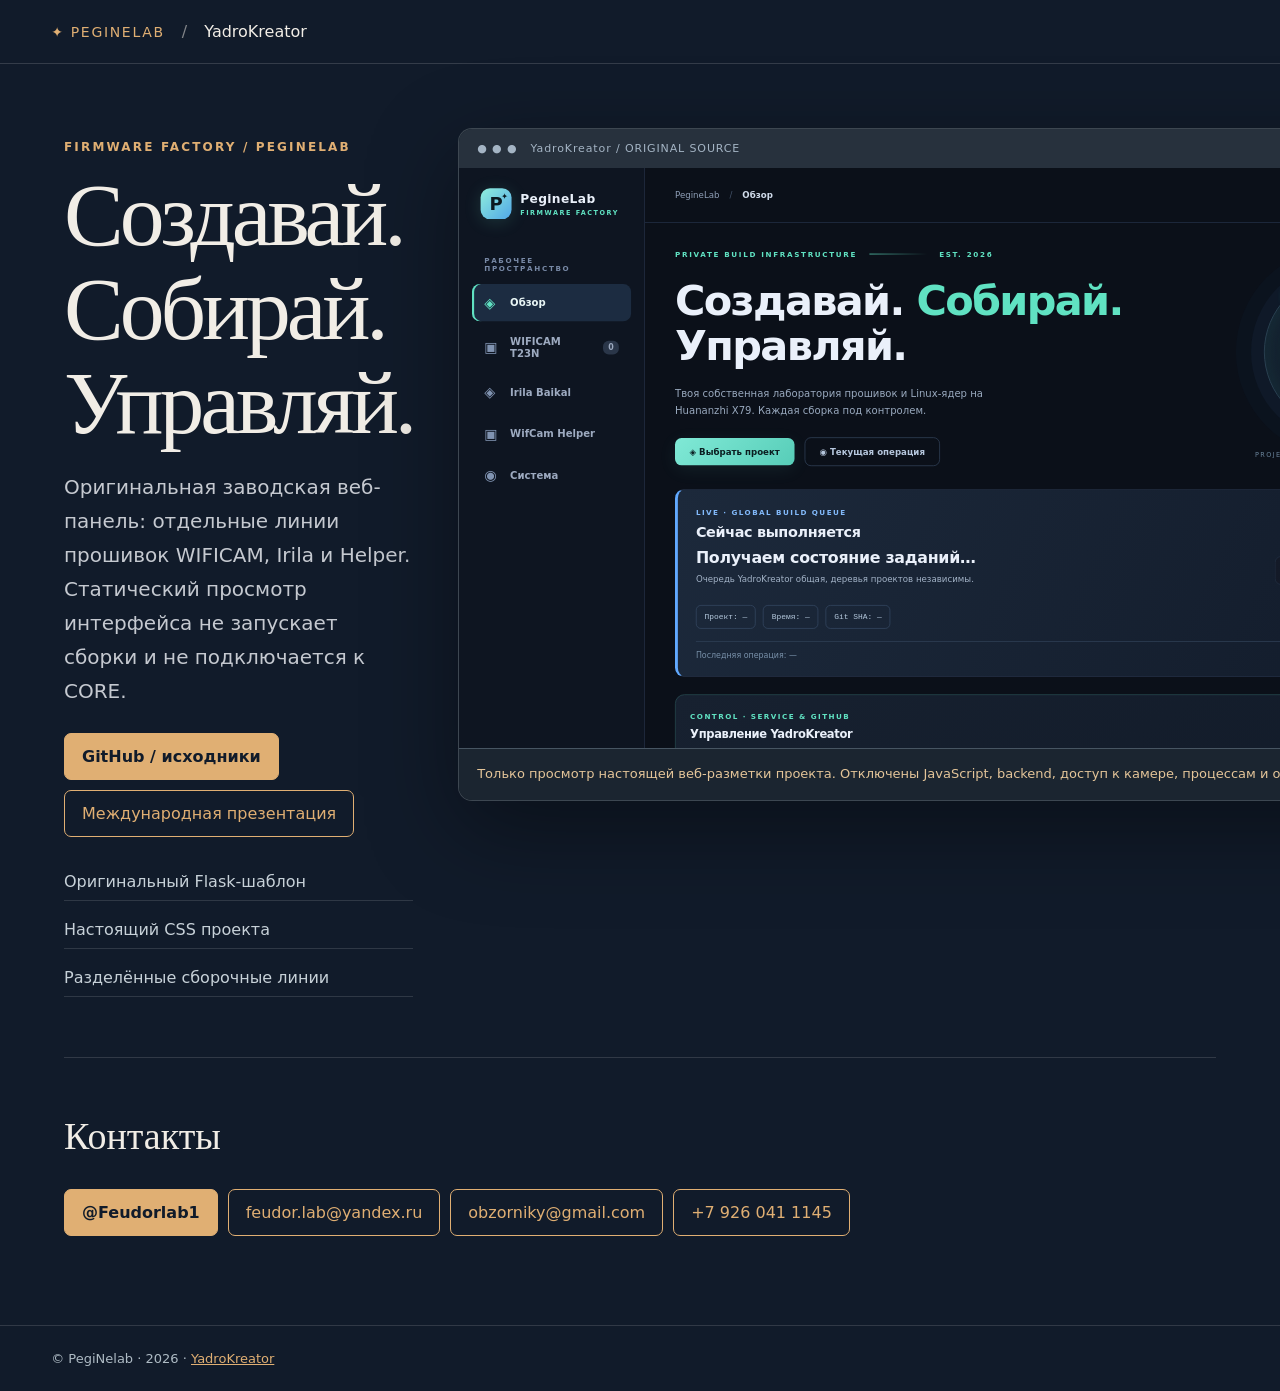
<file: docs/index.html>
<!doctype html><html lang="ru"><head><meta charset="utf-8"><meta name="viewport" content="width=device-width,initial-scale=1"><title>YadroKreator — PegiNelab · оригинальный интерфейс</title><meta name="description" content="Оригинальная заводская веб-панель: отдельные линии прошивок WIFICAM, Irila и Helper. Статический просмотр интерфейса не запускает сборки и не подключается к CORE."><meta name="robots" content="index,follow,max-image-preview:large"><link rel="canonical" href="https://musikfed.github.io/YadroKreator/"><style>
:root{font-family:system-ui,-apple-system,Segoe UI,sans-serif;background:#111b2a;color:#f1ede6;--a:#e0af73}*{box-sizing:border-box}body{margin:0}header{padding:22px clamp(18px,4vw,65px);border-bottom:1px solid #ffffff25}header a{color:var(--a);text-decoration:none;letter-spacing:.12em;font-size:14px}main{max-width:1380px;margin:auto;padding:clamp(22px,5vw,78px)}.mono{letter-spacing:.18em;color:var(--a);font-size:12px;text-transform:uppercase;font-weight:650}h1{font:400 clamp(47px,7vw,92px)/1.05 Georgia,serif;letter-spacing:-.045em;margin:14px 0}h2{font:400 clamp(25px,3vw,38px) Georgia,serif}.lead{font-size:20px;line-height:1.7;color:#c5c9d0;max-width:800px}.cols{display:grid;grid-template-columns:.7fr 1.3fr;gap:45px;align-items:start}.window{border:1px solid #65707b88;border-radius:14px;overflow:hidden;box-shadow:0 28px 90px #0006;background:#101a23}.window .bar{padding:13px 18px;background:#27313d;color:#a4b4c4;font-size:11px;letter-spacing:.08em}.view{height:580px;overflow:hidden}.view iframe{border:0;width:1440px;height:1000px;transform:scale(.72);transform-origin:top left;pointer-events:none}.warn{padding:15px 18px;font-size:13px;background:#1b2530;color:#e4c599;border-top:1px solid #475562;line-height:1.6}.links{display:flex;gap:10px;flex-wrap:wrap;margin:25px 0}.links a{padding:13px 17px;border-radius:7px;border:1px solid var(--a);text-decoration:none;color:var(--a)}.links a:first-child{background:var(--a);color:#111b2a;font-weight:700}.facts{margin-top:26px;display:grid;gap:10px;color:#c7d1d8}.facts span{border-bottom:1px solid #ffffff20;padding:9px 0}.gallery{margin:40px 0 0}footer{padding:25px clamp(18px,4vw,65px);border-top:1px solid #ffffff22;color:#aebbc4;font-size:13px}footer a{color:var(--a)}@media(max-width:950px){.cols{grid-template-columns:1fr}.view{height:440px}.view iframe{transform:scale(.54)}}@media(max-width:600px){.view{height:290px}.view iframe{transform:scale(.34)}}
</style></head><body>
<header><a href="https://peginelab.ru/">✦ PEGINELAB</a> <span style="opacity:.5;margin:0 12px">/</span> YadroKreator</header><main>
<section class="cols"><div><p class="mono">FIRMWARE FACTORY / PEGiNELAB</p><h1>Создавай. Собирай. Управляй.</h1><p class="lead">Оригинальная заводская веб-панель: отдельные линии прошивок WIFICAM, Irila и Helper. Статический просмотр интерфейса не запускает сборки и не подключается к CORE.</p><div class="links"><a href="https://github.com/musikfed/YadroKreator">GitHub / исходники</a><a href="https://musikfed.github.io/view_my_prj/projects/YadroKreator/">Международная презентация</a></div><div class="facts"><span>Оригинальный Flask-шаблон</span><span>Настоящий CSS проекта</span><span>Разделённые сборочные линии</span></div></div><div><div class="window"><div class="bar">● ● ● &nbsp; YadroKreator / ORIGINAL SOURCE</div><div class="view"><iframe sandbox="" src="preview/index.html" loading="eager" tabindex="-1" aria-label="Снимок оригинального HTML/CSS-интерфейса без выполнения JavaScript"></iframe></div><div class="warn">Только просмотр настоящей веб-разметки проекта. Отключены JavaScript, backend, доступ к камере, процессам и оборудованию. Управляющие кнопки не работают.</div></div></div></section>

<section style="margin-top:60px;border-top:1px solid #ffffff22;padding-top:24px"><h2>Контакты</h2><div class="links"><a href="https://t.me/Feudorlab1">@Feudorlab1</a><a href="mailto:feudor.lab@yandex.ru">feudor.lab@yandex.ru</a><a href="mailto:obzorniky@gmail.com">obzorniky@gmail.com</a><a href="tel:+79260411145">+7 926 041 1145</a></div></section>
</main><footer>© PegiNelab · 2026 · <a href="https://github.com/musikfed/YadroKreator">YadroKreator</a></footer></body></html>
</file>
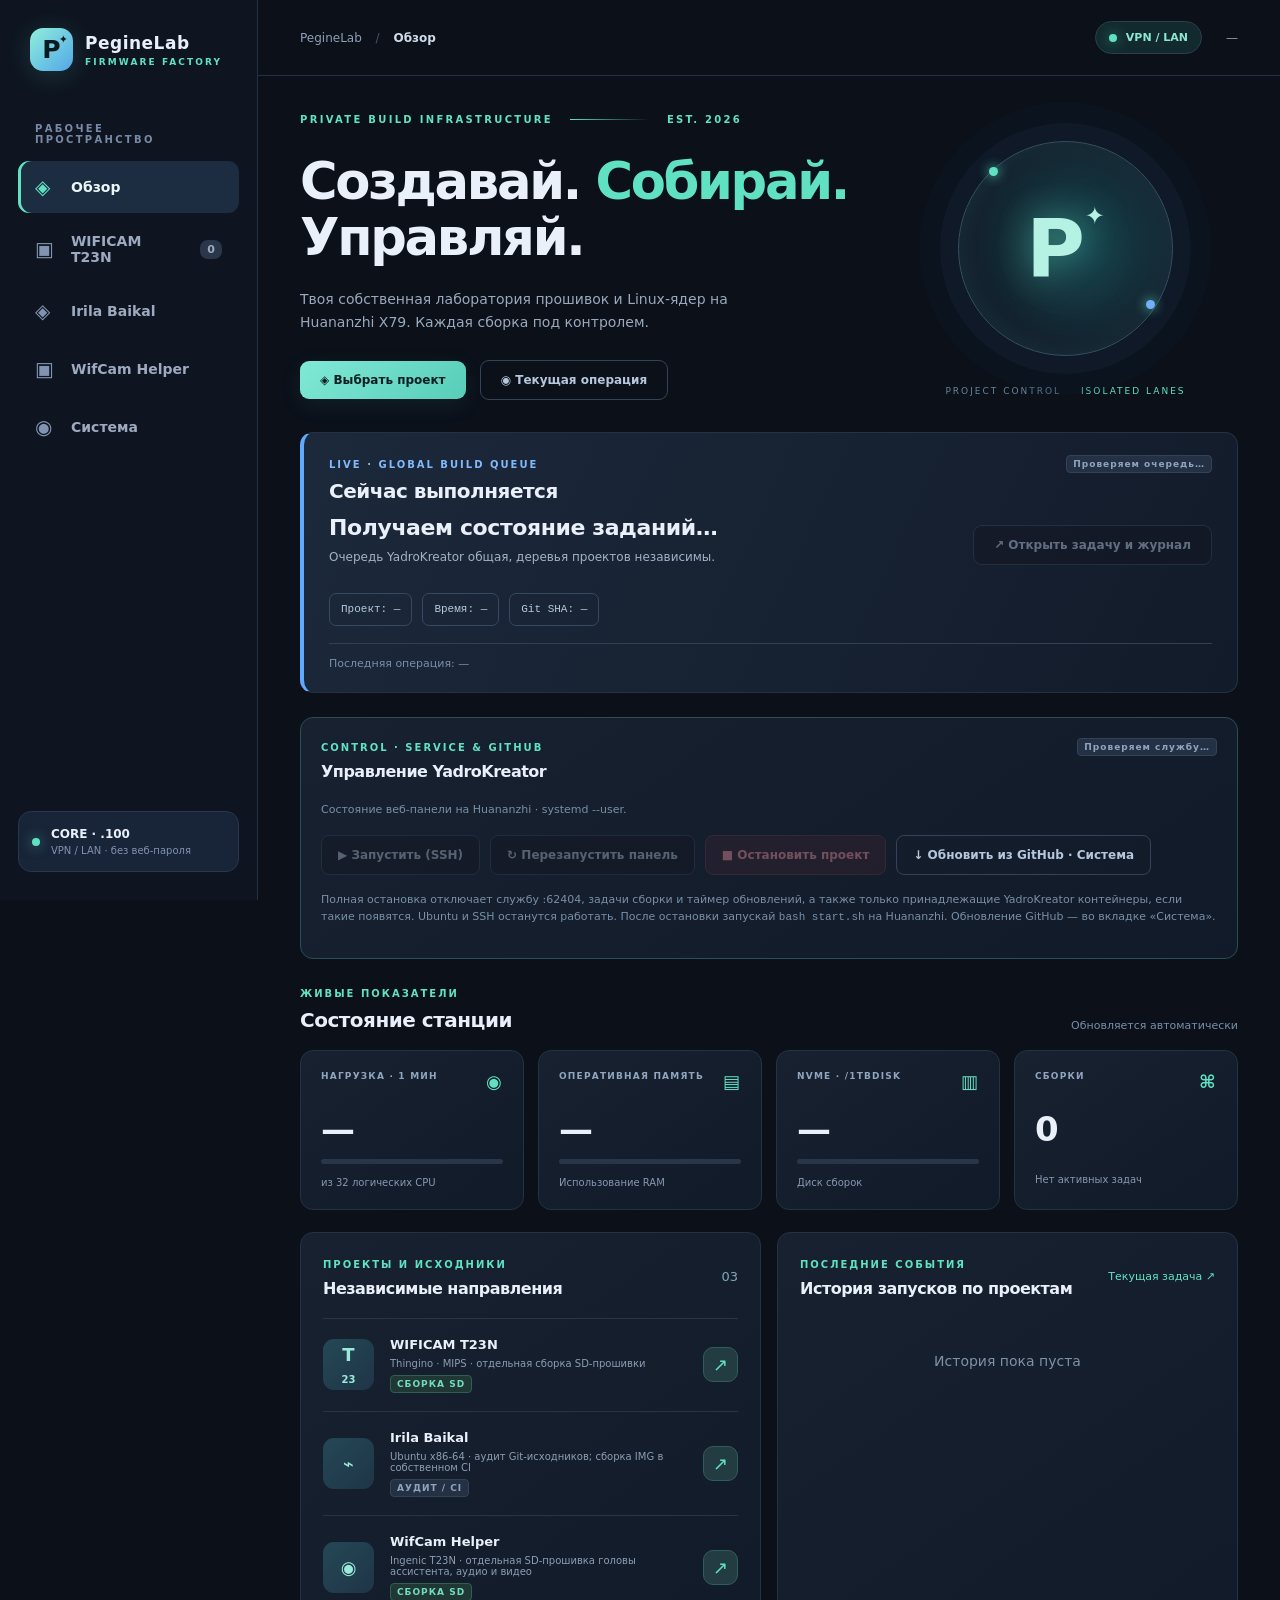
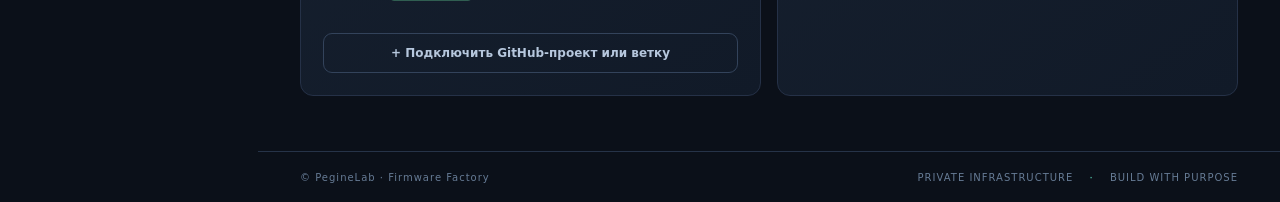
<file: docs/preview/index.html>
<!doctype html>
<html lang="ru">
<head>
<meta charset="utf-8">
<meta name="viewport" content="width=device-width, initial-scale=1">
<meta name="color-scheme" content="dark">
<title>PegineLab · Firmware Factory</title>
<link rel="stylesheet" href="app.css">

</head>
<body>
<!-- Read-only markup extracted from publicly available application frontend. Scripts removed; no backend, camera, device or API access. -->

<div class="shell">
  <aside class="sidebar">
    <div class="brand"><div class="brand-mark">P<span>✦</span></div><div><strong>PegineLab</strong><small>FIRMWARE FACTORY</small></div></div>
    <div class="sidebar-label">РАБОЧЕЕ ПРОСТРАНСТВО</div>
    <nav aria-label="Навигация">
      <a class="nav active" href="#overview" data-tab="overview"><span>◈</span> Обзор</a>
      <a class="nav" href="#builds" data-tab="builds"><span>▣</span> WIFICAM T23N <i id="navBuildCount">0</i></a>
      <a class="nav" href="#irila" data-tab="irila"><span>◈</span> Irila Baikal</a>
      <a class="nav" href="#helper" data-tab="helper"><span>▣</span> WifCam Helper</a>
      <div id="registeredProjectNav" class="registered-project-nav" aria-label="Подключённые проекты сборки"></div>
      <a class="nav" href="#system" data-tab="system"><span>◉</span> Система <i id="updateNotice" hidden>!</i></a>
    </nav>
    <div class="sidebar-bottom">
      <div class="core-badge"><span class="led"></span><div><strong>CORE · .100</strong><small>VPN / LAN · без веб-пароля</small></div></div>
    </div>
  </aside>
  <main class="main">
    <header class="topbar">
      <div class="bread">PegineLab <span>/</span> <strong id="pageName">Обзор</strong></div>
      <div class="top-actions"><span class="chip"><span class="led"></span><span id="connection">VPN / LAN</span></span><span class="top-time" id="clock">—</span></div>
    </header>
    <div class="content">
      <section data-panel="overview" class="panel">
        <div class="eyebrow">PRIVATE BUILD INFRASTRUCTURE <span class="line"></span> EST. 2026</div>
        <div class="hero"><div><h1>Создавай. <em>Собирай.</em><br>Управляй.</h1><p>Твоя собственная лаборатория прошивок и Linux-ядер на Huananzhi X79. Каждая сборка под контролем.</p>
          <div class="hero-actions"><a class="primary" href="#buildLines">◈ Выбрать проект</a><a class="secondary" href="#activity">◉ Текущая операция</a></div>
        </div><div class="hero-art"><div class="orb"><div class="orb-inner">P<span>✦</span></div></div><div class="art-caption">PROJECT CONTROL <span>ISOLATED LANES</span></div></div></div>
        <section class="surface active-job-panel" id="activity" aria-label="Текущая задача PegineLab" aria-live="polite">
          <div class="surface-head"><div><small>LIVE · GLOBAL BUILD QUEUE</small><h3>Сейчас выполняется</h3></div><span id="activeJobState" class="tag neutral">Проверяем очередь…</span></div>
          <div class="active-job-body">
            <div><strong id="activeJobName">Получаем состояние заданий…</strong><p id="activeJobDescription" class="muted">Очередь YadroKreator общая, деревья проектов независимы.</p></div>
            <button id="activeJobOpen" class="secondary" type="button" disabled>↗ Открыть задачу и журнал</button>
          </div>
          <div class="active-job-facts"><span id="activeJobBranch">Проект: —</span><span id="activeJobRuntime">Время: —</span><span id="activeJobSource">Git SHA: —</span></div>
          <p id="lastJobSummary" class="muted">Последняя операция: —</p>
        </section>
        <div class="surface panel-lifecycle">
          <div class="surface-head">
            <div><small>CONTROL · SERVICE &amp; GITHUB</small><h3>Управление YadroKreator</h3></div>
            <span id="panelServiceStatus" class="tag neutral" aria-live="polite">Проверяем службу…</span>
          </div>
          <p id="panelServiceMessage" class="muted">Состояние веб-панели на Huananzhi · systemd --user.</p>
          <div class="update-actions lifecycle-actions">
            <button id="panelStart" class="secondary" type="button" disabled title="После выключения запуск через терминал Huananzhi">▶ Запустить (SSH)</button>
            <button id="panelRestart" class="secondary" type="button" disabled>↻ Перезапустить панель</button>
            <button id="panelStop" class="danger" type="button" disabled>■ Остановить проект</button>
            <a class="secondary" href="#system">↓ Обновить из GitHub · Система</a>
          </div>
          <p class="muted">Полная остановка отключает службу :62404, задачи сборки и таймер обновлений, а также только принадлежащие YadroKreator контейнеры, если такие появятся. Ubuntu и SSH останутся работать. После остановки запускай <code>bash start.sh</code> на Huananzhi. Обновление GitHub — во вкладке «Система».</p>
        </div>
        <div class="section-heading"><div><small>ЖИВЫЕ ПОКАЗАТЕЛИ</small><h2>Состояние станции</h2></div><span class="muted">Обновляется автоматически</span></div>
        <div class="metrics">
          <div class="metric"><div class="metric-top"><span>НАГРУЗКА · 1 МИН</span><b>◉</b></div><div class="metric-value" id="load">—</div><div class="meter"><div id="loadBar"></div></div><small id="loadInfo">из 32 логических CPU</small></div>
          <div class="metric"><div class="metric-top"><span>ОПЕРАТИВНАЯ ПАМЯТЬ</span><b>▤</b></div><div class="metric-value" id="memory">—</div><div class="meter"><div id="memBar"></div></div><small id="memInfo">Использование RAM</small></div>
          <div class="metric"><div class="metric-top"><span>NVME · /1TBDISK</span><b>▥</b></div><div class="metric-value" id="disk">—</div><div class="meter"><div id="diskBar"></div></div><small id="diskInfo">Диск сборок</small></div>
          <div class="metric"><div class="metric-top"><span>СБОРКИ</span><b>⌘</b></div><div class="metric-value" id="jobsNumber">0</div><div class="metric-footer" id="currentStatus">Нет активных задач</div></div>
        </div>
        <div class="dashboard-bottom"><div class="surface" id="buildLines">
            <div class="surface-head"><div><small>ПРОЕКТЫ И ИСХОДНИКИ</small><h3>Независимые направления</h3></div><span class="count" id="projectCount">03</span></div>
            <div class="profile"><div class="profile-icon">T<span>23</span></div><div class="profile-text"><strong>WIFICAM T23N</strong><small>Thingino · MIPS · отдельная сборка SD-прошивки</small><span class="tag">СБОРКА SD</span></div><a class="round-btn" href="#builds" title="Перейти к WIFICAM">↗</a></div>
            <div class="profile"><div class="profile-icon">⌁</div><div class="profile-text"><strong>Irila Baikal</strong><small>Ubuntu x86-64 · аудит Git-исходников; сборка IMG в собственном CI</small><span class="tag neutral">АУДИТ / CI</span></div><a class="round-btn" href="#irila" title="Перейти к Irila">↗</a></div>
             <div class="profile"><div class="profile-icon">◉</div><div class="profile-text"><strong>WifCam Helper</strong><small>Ingenic T23N · отдельная SD-прошивка головы ассистента, аудио и видео</small><span class="tag">СБОРКА SD</span></div><a class="round-btn" href="#helper" title="Перейти к прошивке Helper">↗</a></div>
             <div id="registeredProjectCards"></div>
             <a class="secondary" href="#system" id="addGithubProjectLink">+ Подключить GitHub-проект или ветку</a>
          </div><div class="surface">
            <div class="surface-head"><div><small>ПОСЛЕДНИЕ СОБЫТИЯ</small><h3>История запусков по проектам</h3></div><a class="small-link" href="#activity">Текущая задача ↗</a></div>
            <div id="recentJobs" class="recent-list"><p class="empty">История пока пуста</p></div>
          </div></div>
      </section>
      <section data-panel="builds" class="panel" hidden>
        <div class="page-heading"><div><small>ЛИНИЯ 01 / WIFICAM T23N · MIPS</small><h1 id="wificamHeading">WIFICAM T23N · SD-прошивка</h1><p id="wificamDescription">Thingino/Buildroot · Ingenic T23N · результат каждой сборки привязан к Git SHA. Проверка образа не проверяет камеру физически.</p></div><div class="factory-heading-actions"><a class="secondary" href="https://github.com/musikfed/wificam_T23N" target="_blank" rel="noopener noreferrer">↗ Исходники GitHub</a><button id="newBuild" class="primary">▶ Создать образ</button></div></div>
        <div class="factory-workspace-hint">Один проект · Git-источники → Создать → Проверить → Скачать · архивы и журналы остаются здесь</div>
        <div id="wificamBuildControls" class="project-subpanel">
        <div class="lane-bar"><span>▣ Дерево WIFICAM</span><code id="wificamBuildRoot">—</code><span>Только MIPS · FAT16/ext4 · SD</span></div>
        <div class="surface" style="margin-bottom:20px;padding:18px">
          <div class="surface-head"><div><small>GITHUB → HUANANZHI → BUILD</small><h3>Исходники из GitHub без копирования</h3></div></div>
          <p>При запуске станция сама получает выбранную ветку GitHub, сохраняет точный SHA и собирает отдельный SD-кандидат. Без автоматической прошивки камеры.</p>
          <label for="sourceBranch">Ветка исходников WIFICAM</label>
          <select id="sourceBranch" class="source-select">
            <option value="mymarrchWFcam" selected>mymarrchWFcam — текущие наработки</option>
            <option value="main">main — объединённая ветка</option>
          </select>
          <p class="muted">Обычная WIFICAM и отдельная прошивка WifCam Helper теперь собираются в двух самостоятельных цехах. Для камеры-ассистента используй вкладку «WifCam Helper» рядом с WIFICAM.</p>
          <p class="muted">Источник: github.com/musikfed/wificam_T23N · загрузка по Git непосредственно на сервере · PUBLISH=0</p>
        </div>
        <div class="build-layout factory-build-grid"><div class="factory-list-column"><div class="surface"><div class="surface-head"><div><small>SQLITE HISTORY</small><h3>Очередь и история</h3></div><span class="count" id="buildCount">0</span></div><div id="jobsList" class="jobs-list"><p class="empty">Сборок пока нет</p></div></div>
          <div class="surface factory-artifacts"><div class="surface-head"><div><small>ARTIFACTS / STATUS</small><h3>Образы и результаты сборок</h3></div></div><div id="artifactList" class="artifact-list"><p class="empty">Пока нет образов</p></div><div class="factory-github-bar"><button type="button" id="wificamGithubRefresh" class="secondary">↻ GitHub Actions</button><a href="https://github.com/musikfed/wificam_T23N/actions" target="_blank" rel="noopener noreferrer">↗ Открыть GitHub</a></div><div id="wificamGithubArtifactList" class="artifact-list"></div></div></div>
          <div class="surface log-surface"><div class="surface-head"><div><small>LIVE BUILD OUTPUT</small><h3 id="logTitle">Консоль сборки</h3></div><button id="stopBuild" class="danger" disabled>■ Остановить</button></div>
            <div class="build-timeline" id="buildTimeline">
              <div class="timeline-times"><span id="buildStarted">Старт: —</span><span id="buildFinished">Конец: —</span><span id="buildElapsed">Время: —</span></div>
              <div class="progress-track" id="buildProgressTrack" role="progressbar" aria-label="Оценка выполнения по истории сборок"><div id="buildProgressFill" class="progress-fill indeterminate"></div></div>
              <p class="muted" id="buildProgressText">Для первой сборки точный прогноз недоступен</p>
            </div>
            <div class="preflight-controls">
              <button id="validateBuild" class="secondary" disabled type="button">✓ Проверить</button><button id="downloadSelected" class="primary" disabled type="button">↓ Скачать</button><button id="deleteSelectedArtifact" class="danger" disabled type="button">🗑 Удалить образ</button>
              <small>Проверка только структуры файла — не загрузки на реальной камере</small>
            </div>
            <div class="preflight-report" id="preflightReport" hidden>
              <strong id="preflightStatus">—</strong><p id="preflightDetails" class="muted"></p>
              <img id="preflightDiagram" alt="Сгенерированная схема расположения загрузчика, ядра и rootfs" hidden />
            </div>
            <div class="log-toolbar"><span class="led"></span><span id="logState">Выберите задачу</span><button id="fullBuildLog" class="text-btn" disabled>Показать полный архив</button><button id="clearView" class="text-btn">Очистить экран</button></div><pre id="log" class="terminal">PegineLab Firmware Factory
─────────────────────────────────
Здесь появится журнал компиляции.
</pre><div class="terminal-footer"><span>LOGS / SQLITE / SYSTEMD</span><span id="logBytes">0 B</span></div>
          </div></div>
        </div>
        <details class="factory-guide"><summary>Как записать и проверить SD-образ</summary>        <div class="surface sd-export-guide">
          <div class="surface-head"><div><small>SD CARD EXPORT / T23N</small><h3>Скачать и записать SD-образ</h3></div></div>
          <p>После завершения сборки нажми <strong>«Скачать образ .img»</strong> на карточке нужного файла. <strong>Никакого одноразового кода, ID или терминала:</strong> панель сама выберет образ и сверит SHA256, MBR, MSPL LBA34, FAT16/uImage и ext4 перед передачей. <strong>Сборка ядра не повторяется.</strong> Кнопка «Проверить SD» остаётся для просмотра схемы.</p>
          <p><strong>Доступ:</strong> скачивание приватных образов разрешено только клиентам доверенной локальной сети Huananzhi (по умолчанию <code>192.168.0.0/24</code> и loopback). Панель всё ещё без входа: любой, кто попал в разрешённую сеть, может скачать образ с персональными Wi-Fi настройками. Не открывай порт 62404 в интернет; для удалённого доступа используй защищённый VPN или SSH.</p>
          <p>В Windows открываем скачанный <code>.img</code> в Rufus или balenaEtcher, выбираем именно SD через кардридер и запускаем запись. Предварительное форматирование не нужно. <strong>Файл является образом целого диска: MSPL уже расположен на LBA34, повторный seek=34 запрещён.</strong></p>
          <p>После записи — безопасное извлечение и проверка загрузки на T23N. Не форматируй предложенный Windows раздел ext4.</p>
          <p><a href="https://github.com/musikfed/YadroKreator/blob/main/docs/SD_DOWNLOAD_RU.md" target="_blank" rel="noopener noreferrer">Подробная инструкция: скачать, записать, проверить и восстановить</a></p>
        </div>
</details>
      </section>
      <section data-panel="irila" class="panel" hidden>
        <div class="page-heading"><div><small>ЛИНИЯ 02 / IRILA BAIKAL · ACER x86-64</small><h1>Irila Baikal · IMG</h1><p>Ubuntu x86-64 · локальный аудит исходников и отдельная сборка IMG в утверждённом GitHub Actions.</p></div><div class="factory-heading-actions"><a class="secondary" target="_blank" rel="noopener noreferrer" href="https://github.com/musikfed/Irila_baikal_v1.0">↗ Исходники</a><button class="primary" type="button" id="irilaGithubBuild">▶ Создать IMG · GitHub</button></div></div>
        <div class="factory-workspace-hint">Один проект · Создать IMG в GitHub → Проверить аудит → Скачать результат · журналы и артефакты справа</div>
        <div id="irilaSource" class="project-subpanel">
        <div class="lane-bar"><span>◈ Дерево Irila</span><code id="irilaBuildRoot">—</code><span>Только x86-64 · Secure Boot · отдельный CI</span></div>
        <div class="surface" style="margin-bottom:20px;padding:20px">
          <h3>Исходники и проверка конвейера</h3>
          <p>Проверяется только закреплённая ветка <code>musikfed/Irila_baikal_v1.0/main</code>. Кнопка ниже выполняет <strong>аудит исходников</strong> и создаёт отчёт — <strong>не компилирует ядро и не создаёт IMG</strong>.</p>
          <button id="irilaCheck" class="primary" type="button">▶ Проверить исходники Irila</button>
          <p class="muted">Полная сборка Irila: Canonical/Microsoft Secure Boot, GPT/EFI/ext4 и привилегированные loop/mkfs. До отдельной настройки безопасного root-окружения запускается в своём <a href="https://github.com/musikfed/Irila_baikal_v1.0/actions/workflows/build-installed-full-secureboot-img.yml" target="_blank" rel="noopener noreferrer">GitHub Actions workflow</a>. Она не является сборкой кастомного ядра T23N.</p>
        </div>
        </div>
        <div id="irilaHistory" class="project-subpanel">
        <div class="build-layout factory-build-grid">
          <div class="factory-list-column"><div class="surface"><div class="surface-head"><h3>История аудитов Irila</h3></div><div id="irilaJobs" class="jobs-list"></div></div>
          <div class="surface factory-artifacts"><div class="surface-head"><h3>Файлы и сборки Irila</h3></div><div id="irilaArtifactList" class="artifact-list"></div><div class="factory-github-bar"><button type="button" class="secondary" id="irilaGithubRefresh">↻ Список GitHub IMG</button><a target="_blank" rel="noopener noreferrer" href="https://github.com/musikfed/Irila_baikal_v1.0/actions">↗ GitHub Actions</a></div><div id="irilaGithubArtifactList" class="artifact-list"></div></div></div>
          <div class="surface log-surface"><div class="surface-head"><h3>Журнал и аудит Irila</h3><button class="danger" id="irilaStop" type="button" disabled>■ Остановить аудит</button></div>
            <pre id="irilaLog" class="terminal">Выберите проверку Irila.</pre>
            <button id="irilaReport" class="secondary" type="button" disabled>✓ Посмотреть отчёт проверки исходников</button>
            <button id="irilaExport" class="secondary" type="button" disabled>↓ Скачать проверенный отчёт .json</button><button id="irilaDeleteArtifact" class="danger" type="button" disabled>🗑 Удалить отчёт</button>
          </div>
        </div>
        </div>
      </section>
      <section data-panel="helper" class="panel" hidden>
        <div class="page-heading">
          <div><small>ЛИНИЯ 03 / WIFCAM HELPER · INGENIC T23N · SD</small>
            <h1>WifCam Helper · прошивка камеры-ассистента</h1>
            <p>Отдельная SD-прошивка T23N: камера — глаза, микрофон — уши, динамик — голос; CV/STT/LLM/TTS работают на CORE. Два зафиксированных Git SHA и отдельный каталог образов.</p>
          </div>
          <div class="factory-heading-actions">
            <a class="secondary" href="https://github.com/musikfed/wifcam_helper" target="_blank" rel="noopener noreferrer">↗ GitHub Helper</a>
            <button id="helperCreateFirmware" class="primary" type="button">▶ Создать прошивку Helper</button>
          </div>
        </div>
        <div class="factory-workspace-hint">Один проект · Получить Git → собрать собственную SD-прошивку → проверить IMG → скачать → испытать микрофон, динамик, видео на камере</div>
        <div class="lane-bar"><span>▣ Дерево прошивки Helper</span><code id="helperBuildRoot">—</code><span>Только T23N / MIPS / FAT16 / ext4</span></div>
        <div class="surface project-detail" style="margin-bottom:20px">
          <div class="surface-head"><div><small>GITHUB HELPER + WIFICAM BASE → HUANANZHI → SD</small><h3>Два независимых источника, одна проверенная сборка</h3></div></div>
          <p>Основной проект <code>musikfed/wifcam_helper / main</code> содержит собственную rootfs-надстройку для камеры. Зафиксированная база: <code>musikfed/wificam_T23N / mymarrchWFcam</code>. В сборке автоматически сохраняются оба Git SHA, базовый WIFICAM не заменяется.</p>
          <p class="muted">Один реальный SD-образ, а не копия обычной WIFICAM или запуск Python-стенда. После записи через Rufus нужны физические тесты RTSP, SC2336, микрофона и динамика; наличие кода не гарантирует аппаратную работу.</p>
        </div>
        <div class="build-layout factory-build-grid">
          <div class="factory-list-column">
            <div class="surface">
              <div class="surface-head"><div><small>HELPER JOBS / SQLITE</small><h3>Очередь и история прошивок</h3></div><span class="count" id="helperBuildCount">0</span></div>
              <div id="helperJobsList" class="jobs-list"><p class="empty">Прошивок Helper пока не собирали</p></div>
            </div>
            <div class="surface factory-artifacts">
              <div class="surface-head"><div><small>HELPER SD OUTPUT</small><h3>Образы Helper и статусы</h3></div></div>
              <div id="helperArtifactList" class="artifact-list"><p class="empty">Готовых образов нет</p></div>
              <p class="muted">Удаление конкретного IMG освобождает место; история и журналы не удаляются. Эталон WIFICAM 0.1_test не затрагивается.</p>
            </div>
          </div>
          <div class="surface log-surface">
            <div class="surface-head"><div><small>HELPER BUILD LOG</small><h3 id="helperLogTitle">Журнал прошивки Helper</h3></div><button type="button" id="helperStopBuild" class="danger" disabled>■ Остановить сборку</button></div>
            <div class="build-timeline">
              <div class="timeline-times"><span id="helperBuildStarted">Начало: —</span><span id="helperBuildFinished">Конец: —</span><span id="helperBuildElapsed">Длительность: —</span></div>
              <div class="progress-track" id="helperProgressTrack" role="progressbar" aria-label="Оценка сборки Helper"><div id="helperProgressFill" class="progress-fill indeterminate"></div></div>
              <p class="muted" id="helperProgressText">Фактический процент компиляции неизвестен</p>
            </div>
            <div class="preflight-controls">
              <button id="helperValidateImage" type="button" class="secondary" disabled>✓ Проверить SD</button>
              <button id="helperDownloadImage" type="button" class="primary" disabled>↓ Скачать .img</button>
              <button id="helperDeleteImage" type="button" class="danger" disabled>🗑 Удалить образ</button>
              <small>Структура SD + обязательный Helper-маркер внутри ext4. Работа камеры проверяется отдельно после записи.</small>
            </div>
            <div class="preflight-report" id="helperPreflightReport" hidden><strong id="helperPreflightStatus">—</strong><p class="muted" id="helperPreflightDetails"></p></div>
            <div class="log-toolbar"><span class="led"></span><span id="helperLogState">Выбери задачу</span><button id="helperFullLog" class="text-btn" disabled type="button">Показать полный архив</button><button id="helperClearLog" class="text-btn" type="button">Очистить экран</button></div>
            <pre class="terminal" id="helperBuildLog">Здесь появится реальный журнал компиляции WifCam Helper.</pre>
            <div class="terminal-footer"><span>HELPER / SQLITE / SYSTEMD</span><span id="helperLogBytes">0 Б</span></div>
          </div>
        </div>
        <details class="factory-guide" id="helperDiagnostics">
          <summary>Аппаратный испытательный стенд на CORE — управление, SQLite и отчёты</summary>
          <div class="surface project-detail">
            <div class="surface-head"><h3>Проверка камеры после записи Helper на SD</h3></div>
            <p>Стенд <code>/1tbdisk/PegineLab/projects/wifcam_helper</code> работает отдельно от сборки: диагностика микрофона, динамика, RTSP, качества изображения. Не подменяет прошивку и не встраивает Python в T23N.</p>
            <p>Исходники стенда: <code id="helperSourcePath">—</code>. Локальная панель <code>127.0.0.1:8765</code>, через SSH-туннель на Acer.</p>
          <div class="system-rows" style="margin:18px 0">
            <div><span>Git SHA Helper</span><b id="helperGitSha">—</b></div>
            <div><span>Репозиторий</span><b>musikfed/wifcam_helper · отдельный Git</b></div>
            <div><span>Служба</span><b id="helperUnitState">Проверяем…</b></div>
            <div><span>История тестов Helper</span><b id="helperReportCount">—</b></div>
            <div><span>База Helper</span><code id="helperDatabasePath">—</code></div>
            <div><span>Адрес стенда</span><b>127.0.0.1:8765 · SSH-туннель</b></div>
          </div>
          <p class="muted" id="helperActionNote" aria-live="polite">Сборщик не проксирует тесты камеры: только статус собственной службы.</p>
          <div class="update-actions">
            <button type="button" class="secondary" id="helperRefresh">↻ Обновить состояние Helper</button>
            <button type="button" class="secondary" id="helperStart">▶ Запустить диагностический стенд</button>
            <button type="button" class="secondary" id="helperRestart">↻ Перезапустить стенд</button>
            <button type="button" class="danger" id="helperStop">■ Остановить стенд</button>
          </div>

            <p class="muted">Результаты физической проверки камеры имеют смысл только после SD-загрузки и проверки реального железа. Эти данные не позволяют автоматически считать прошивку исправной.</p>
          </div>
        </details>
      </section>
      <div id="registeredProjectPanels"></div>
      <section data-panel="system" class="panel" hidden>
        <div class="page-heading"><div><small>SYSTEM OPERATIONS</small><h1>Инфраструктура</h1><p>Прозрачная конфигурация станции без Docker и без изменения LLM-служб.</p></div></div>
        <div class="surface panel-lifecycle">
          <div class="surface-head"><div><small>LOCAL DASHBOARD SERVICE</small><h3>Запуск, состояние и выключение панели</h3></div>
            <span id="systemServiceStatus" class="tag neutral" aria-live="polite">Проверяем службу…</span></div>
          <p id="systemServiceMessage" class="muted">Полная остановка проекта выключает его службы, задания сборки, таймер и только помеченные контейнеры. Не останавливает Ubuntu, SSH и чужие проекты.</p>
          <div class="update-actions lifecycle-actions">
            <button id="systemStart" class="secondary" type="button" disabled title="После остановки веб-страница недоступна: запускайте через SSH">▶ Запустить (SSH)</button>
            <button id="systemRestart" class="secondary" type="button" disabled>↻ Перезапустить</button>
            <button id="systemStop" class="danger" type="button" disabled>■ Остановить весь проект</button>
            <button id="systemRefresh" class="secondary" type="button">◉ Проверить статус</button>
          </div>
          <p class="muted">Остановка во время сборки прервёт компиляцию. Восстановление с Linux: <code>cd /1tbdisk/PegineLab/projects/YadroKreator &amp;&amp; bash start.sh</code>. С Windows: <code>ssh user@192.168.0.100</code>, затем <code>bash start.sh</code>. Кнопка запуска в отключённой панели работать не может; не выключайте сайт ради обновления GitHub.</p>
        </div>
        <div class="surface" id="githubProjectRegistry">
          <div class="surface-head"><div><small>GITHUB PROJECT SOURCES</small><h3>Подключение веток и независимых проектов</h3></div><span class="tag neutral">Только доверенный GitHub · musikfed</span></div>
          <p class="muted">Добавление ветки к WIFICAM включает её в реальную SD-сборку с закреплением Git SHA. Новые проекты подключаются только вручную. Режим «Наблюдение» не компилирует ничего, а «Кандидат на сборку» требует peginelab.project.json в выбранной ветке и проверенного адаптера перед включением компиляции.</p>
          <div class="registry-grid">
            <form id="registerWificamBranch" class="registry-form">
              <h4>Новая ветка WIFICAM T23N</h4>
              <label for="registryBranch">Ветка musikfed/wificam_T23N</label>
              <input id="registryBranch" name="branch" type="text" maxlength="101" placeholder="feature/new-kernel" required autocomplete="off">
              <button type="submit" class="secondary">+ Проверить GitHub и добавить ветку</button>
            </form>
            <form id="registerGithubProject" class="registry-form">
              <h4>Новый проект · своя вкладка</h4>
              <label for="registryTitle">Название проекта</label>
              <input id="registryTitle" name="title" maxlength="70" placeholder="Моё ядро Linux" required autocomplete="off">
              <label for="registrySlug">Короткий ID для вкладки (латиница)</label>
              <input id="registrySlug" name="slug" maxlength="32" placeholder="my-kernel" required autocomplete="off">
              <label for="registryRepo">GitHub-репозиторий</label>
              <input id="registryRepo" name="repository" maxlength="150" placeholder="musikfed/my-linux-kernel" required autocomplete="off">
              <label for="registryProjectBranch">Ветка</label>
              <input id="registryProjectBranch" name="branch" maxlength="101" value="main" required autocomplete="off">
              <label for="registryMode">Роль проекта</label>
              <select id="registryMode" class="source-select" name="mode">
                <option value="observe" selected>Наблюдение — Git, состояние, документация</option>
                <option value="build">Кандидат на сборку — контракт ядра/прошивки</option>
              </select>
              <p class="muted" id="registryModeHint">Наблюдение не запускает сборку и не предполагает, что любой GitHub-проект является ядром.</p>
              <a class="small-link" href="https://github.com/musikfed/YadroKreator/blob/feature/project-lanes-github-registry-20261104/docs/PROJECT_CONTRACT_RU.md" target="_blank" rel="noopener noreferrer">Формат подготовки проекта · PegineLab Contract v1</a>
              <button type="submit" class="secondary">+ Проверить GitHub и подключить проект</button>
            </form>
          </div>
          <p id="registryMessage" class="muted" role="status" aria-live="polite">Настройки хранятся только в локальном factory-state/registered-projects.json. Задания и образы других проектов не изменяются.</p>
          <div id="registryProjectList" class="registered-project-summary"></div>
        </div>
        <div class="surface update-surface">
          <div class="surface-head"><div><small>GITHUB RELEASE CONTROL</small><h3>Обновления и восстановление YadroKreator</h3></div><span id="updateStatus" class="tag neutral">Проверка...</span></div>
          <div class="update-versions">
            <p><span>Установленная версия</span><code id="updateInstalled">—</code></p>
            <p><span>Версия GitHub main</span><code id="updateRemote">—</code></p>
            <p><span>Предыдущая версия для отката</span><code id="updatePrevious">Нет сохранённой</code></p>
          </div>
          <p id="updateMessage" class="muted">GitHub проверяется без установки. История заданий и прошивки остаются нетронутыми.</p>
          <div class="update-steps" id="updateSteps" aria-label="Этапы обновления" role="list">
            <div class="update-step" data-update-step="queued" role="listitem"><span class="step-number">1</span><span>Старт</span></div>
            <div class="update-step" data-update-step="fetch" role="listitem"><span class="step-number">2</span><span>GitHub</span></div>
            <div class="update-step" data-update-step="checkout" role="listitem"><span class="step-number">3</span><span>Обновление</span></div>
            <div class="update-step" data-update-step="dependencies" role="listitem"><span class="step-number">4</span><span>Зависимости</span></div>
            <div class="update-step" data-update-step="tests" role="listitem"><span class="step-number">5</span><span>Проверка</span></div>
            <div class="update-step" data-update-step="restart" role="listitem"><span class="step-number">6</span><span>Перезапуск</span></div>
            <div class="update-step" data-update-step="done" role="listitem"><span class="step-number">✓</span><span>Завершено</span></div>
          </div>
          <div class="update-progress-shell"><div class="update-progress-fill" id="updateProgressFill"></div></div>
          <p id="updateProgressCaption" class="muted" aria-live="polite">Пока обновлений нет</p>
          <p id="updateReconnect" class="muted" hidden>Перезапуск панели — восстанавливаем соединение автоматически…</p>
          <section class="update-console" aria-label="Отдельный журнал обновления YadroKreator">
            <div class="update-console-title">
              <strong>Журнал обновления самой панели</strong>
              <span id="updateConsoleStatus">Сборка ядра / WIFICAM здесь не отображается</span>
            </div>
            <pre id="updateLog" class="update-log" aria-live="off">Журнал появится после запуска проверки или обновления YadroKreator.</pre>
            <p class="muted">Только Git, установка, тесты и перезапуск веб-панели. Логи компиляции ядра остаются исключительно во вкладке «Сборки».</p>
          </section>
          
          <div class="update-actions">
            <button id="checkUpdate" class="secondary" type="button">↻ Проверить обновления</button>
            <button id="applyUpdate" class="primary" type="button" disabled>↓ Обновить панель</button>
            <button id="rollbackUpdate" class="secondary" type="button" disabled>↶ Откатить предыдущую версию</button>
          </div>
          <p class="muted">Только YadroKreator. Новые версии проверяются в GitHub; действия выполняются через systemd независимо от браузера. Во время компиляции обновление и откат запрещены.</p>
        </div>
        <div class="system-grid"><div class="surface"><div class="surface-head"><div><small>HOST MACHINE</small><h3>CORE · Huananzhi X79</h3></div><span class="tag">UBUNTU 24.04</span></div><div class="system-rows"><div><span>Веб-порт</span><b>192.168.0.100:62404 / VPN-LAN</b></div><div><span>Исполнение</span><b>systemd user services</b></div><div><span>База данных</span><b>SQLite · WAL</b></div><div><span>Web server</span><b>Waitress · Flask / Python venv</b></div><div><span>Сборка</span><b>Native ext4 / без Docker</b></div><div><span>Ограничение</span><b>CPU 0–15 · nice 10</b></div></div></div>
          <div class="surface"><div class="surface-head"><div><small>WORKSPACE PATHS</small><h3>Каталоги</h3></div></div><div class="paths"><p><span>Корень станции</span><code id="pathRoot">—</code></p><p><span>WIFICAM</span><code id="pathProject">—</code></p><p><span>Thingino</span><code id="pathThingino">—</code></p></div></div>
        </div>
      </section>
    </div>
    <footer class="footer"><span>© PegineLab · Firmware Factory</span><span>PRIVATE INFRASTRUCTURE <span class="footer-separator">·</span> BUILD WITH PURPOSE</span></footer>
  </main>
</div>
<div id="toast" class="toast" role="status"></div>
</body>
</html>
</file>
<file: docs/preview/app.css>
/* No external fonts or CDNs: entirely local UI. */
:root{color-scheme:dark;--bg:#0b1019;--sidebar:#0e1521;--surface:#131c2b;--surface2:#182437;--border:#253147;--ink:#eaf0fa;--muted:#8292ad;--mint:#60e2c2;--blue:#61a9ff;--orange:#fab46b;--red:#fd808d}
*{box-sizing:border-box}html,body{margin:0;min-height:100%;background:var(--bg);color:var(--ink);font-family:Inter,ui-sans-serif,system-ui,-apple-system,"Segoe UI",sans-serif;font-size:14px}a{color:inherit;text-decoration:none}button,input{font:inherit}button{cursor:pointer}button:disabled{cursor:not-allowed;opacity:.48}button:focus-visible,a:focus-visible,input:focus-visible{outline:2px solid var(--mint);outline-offset:3px}.shell{display:flex;min-height:100vh}.sidebar{width:258px;background:var(--sidebar);border-right:1px solid #253044;position:sticky;top:0;height:100vh;flex-shrink:0;display:flex;flex-direction:column;padding:28px 18px}.brand{display:flex;align-items:center;gap:12px;padding:0 12px 52px}.brand-mark{width:43px;height:43px;border-radius:13px;display:grid;place-items:center;font-weight:800;font-size:25px;color:#0b1920;background:linear-gradient(135deg,#90efdb,#51a7e8);box-shadow:0 4px 24px #65e1c129;position:relative}.brand-mark span{font-size:11px;position:absolute;right:5px;top:5px}.brand-mark.large{width:58px;height:58px;margin:auto;font-size:34px}.brand strong{display:block;letter-spacing:.5px;font-size:17px}.brand small{display:block;font-size:9px;font-weight:750;letter-spacing:2.1px;color:var(--mint);margin-top:4px}.sidebar-label,.eyebrow{letter-spacing:2.3px;color:#7889a6;font-size:10px;font-weight:800}.sidebar-label{padding:0 17px;margin:0 0 16px}.nav{padding:14px 17px;display:flex;align-items:center;gap:14px;color:#9daac0;font-weight:600;border-radius:11px;margin-bottom:6px;transition:.2s}.nav span{font-size:20px;width:22px;color:#8093b1}.nav.active,.nav:hover{background:#1c2c41;color:#eaf7f6}.nav.active{box-shadow:inset 3px 0 var(--mint)}.nav.active span{color:var(--mint)}.nav i{font-style:normal;font-size:11px;background:#2a3649;padding:3px 7px;border-radius:8px;margin-left:auto}.sidebar-bottom{margin-top:auto}.core-badge{background:#182438;border:1px solid #29364c;border-radius:13px;padding:15px 13px;display:flex;align-items:center;gap:11px}.led{display:inline-block;width:8px;height:8px;border-radius:50%;background:var(--mint);box-shadow:0 0 13px #60e2c299;flex-shrink:0}.core-badge strong{display:block;font-size:12px}.core-badge small{display:block;color:var(--muted);font-size:10px;margin-top:4px}.ghost{border:0;background:none;color:#899ab2;text-align:left;padding:21px 15px 0;font-size:12px}.main{min-width:0;flex:1;display:flex;flex-direction:column}.topbar{height:76px;border-bottom:1px solid #233048;display:flex;align-items:center;justify-content:space-between;padding:0 42px}.bread{font-size:12px;color:#8f9fb7}.bread span{padding:0 10px;color:#44546c}.bread strong{color:#d1dceb;font-weight:650}.top-actions{display:flex;align-items:center;gap:24px}.chip{display:flex;align-items:center;gap:9px;padding:9px 13px;border:1px solid #2b3f4d;border-radius:25px;background:#122a2d;color:#8ce7ce;font-size:11px;font-weight:700}.top-time{font-variant-numeric:tabular-nums;color:#8b9bb4;font-size:12px}.content{padding:38px 42px 55px;width:100%;max-width:1550px;margin:0 auto;flex:1}.panel[hidden]{display:none!important}.eyebrow{color:var(--mint);display:flex;align-items:center;gap:17px}.eyebrow .line{display:inline-block;width:80px;height:1px;background:linear-gradient(90deg,#60e2c2,transparent)}.hero{display:flex;justify-content:space-between;align-items:center;min-height:280px;gap:20px;padding:12px 30px 32px 0}.hero h1,.page-heading h1{font-size:clamp(36px,4vw,58px);line-height:1.1;letter-spacing:-2.3px;margin:16px 0 22px;font-weight:780}.hero h1 em,.login-card h2 em{font-style:normal;color:var(--mint)}.hero p{max-width:480px;line-height:1.7;color:#99a9be;margin:0 0 25px}.hero-actions{display:flex;align-items:center;gap:14px;flex-wrap:wrap}.primary,.secondary,.danger{padding:12px 20px;border-radius:9px;font-weight:750;font-size:12px;border:0}.primary{background:linear-gradient(135deg,#80e9d6,#57cdb8);color:#0b1e21;box-shadow:0 6px 25px #69ddc115}.primary:hover:not(:disabled){filter:brightness(1.1)}.primary span{margin-right:8px}.secondary{border:1px solid #33435b;color:#b6c7dd}.danger{color:#ff9ba5;background:#3b2433;border:1px solid #6a3846}.hero-art{width:285px;flex-shrink:0;display:flex;align-items:center;flex-direction:column}.orb{width:215px;height:215px;border:1px solid #355265;border-radius:50%;display:grid;place-items:center;background:radial-gradient(circle at 55% 48%,#174b55,#142c37 45%,#111d2b 62%,#0c1622);box-shadow:0 0 0 18px #14243670,0 0 0 39px #14243630,inset 0 0 40px #54bdb229;position:relative}.orb:before,.orb:after{content:"";width:9px;height:9px;background:var(--mint);border-radius:50%;position:absolute;box-shadow:0 0 12px var(--mint)}.orb:before{top:25px;left:30px}.orb:after{right:17px;bottom:46px;background:#72afff}.orb-inner{font-weight:830;font-size:80px;color:#b5f2e4;text-shadow:0 0 35px #67e4b777}.orb-inner span{font-size:24px;vertical-align:top}.art-caption{font-size:9px;letter-spacing:2px;color:#6a849b;margin-top:30px}.art-caption span{color:var(--mint);margin-left:15px}.section-heading{display:flex;justify-content:space-between;align-items:end;margin:25px 0 18px}.section-heading small,.surface-head small,.page-heading small{color:var(--mint);letter-spacing:2px;font-size:10px;font-weight:800}.section-heading h2,.surface-head h3{font-size:20px;letter-spacing:-.5px;margin:8px 0 0}.muted{color:#7890a9;font-size:11px}.metrics{display:grid;grid-template-columns:repeat(4,minmax(0,1fr));gap:14px}.metric,.surface{background:linear-gradient(145deg,#172130,#111a28);border:1px solid var(--border);border-radius:13px}.metric{padding:20px;min-height:154px}.metric-top{display:flex;justify-content:space-between;gap:5px;color:#91a5bf;font-size:9px;font-weight:800;letter-spacing:1.2px}.metric-top b{color:var(--mint);font-size:18px}.metric-value{font-size:34px;font-weight:740;letter-spacing:-1.4px;margin:17px 0 10px;font-variant-numeric:tabular-nums}.meter{background:#29364a;border-radius:10px;height:5px;overflow:hidden;margin:0 0 9px}.meter>div{background:linear-gradient(90deg,#4ea5ec,#7ae1c5);height:100%;width:0;transition:width .4s}.metric small,.metric-footer{color:#8698b2;font-size:10px}.metric-footer{margin-top:25px}.dashboard-bottom,.system-grid{display:grid;grid-template-columns:1fr 1fr;gap:16px;margin-top:22px}.surface{padding:22px;min-width:0}.surface-head{display:flex;align-items:center;justify-content:space-between;gap:12px;margin-bottom:20px}.surface-head h3{font-size:16px}.count{color:#82a6b9;font-variant-numeric:tabular-nums;font-size:13px}.profile{display:flex;align-items:center;gap:16px;padding:18px 0;border-top:1px solid #273449}.profile-icon{width:51px;height:51px;border-radius:11px;display:grid;place-items:center;background:linear-gradient(135deg,#244855,#1f3547);font-weight:800;color:#9be9db;font-size:18px;flex-shrink:0}.profile-icon span{font-size:10px}.profile-text{display:flex;flex-direction:column;gap:6px;min-width:0}.profile-text strong{font-size:13px}.profile-text small{color:#8c9db4;font-size:10px}.tag{display:inline-block;align-self:flex-start;background:#1f3836;border:1px solid #305e51;border-radius:4px;color:#73dbbb;padding:3px 6px;font-size:9px;font-weight:700;letter-spacing:1px}.tag.neutral{color:#91a4bc;background:#243145;border-color:#344258}.round-btn{margin-left:auto;background:#233c42;color:var(--mint);border:1px solid #315d59;border-radius:10px;min-width:35px;height:35px;font-size:18px}.future{opacity:.6}.future>span{margin-left:auto;font-size:22px}.recent-job,.job-row{display:flex;align-items:center;justify-content:space-between;gap:10px;width:100%;text-align:left;background:transparent;border:0;border-top:1px solid #283548;color:var(--ink);padding:15px 3px}.recent-job:hover,.job-row:hover,.job-row.selected{background:#1c3040}.job-main{display:flex;flex-direction:column;gap:5px;min-width:0}.job-main strong{font-size:12px}.job-main small{font-size:10px;color:#899db7}.state{font-size:10px;border-radius:20px;padding:6px 9px;white-space:nowrap;background:#27364b;color:#b3c1d4}.state-running,.state-success{background:#1d3d36;color:#8fe6be}.state-queued,.state-stopping{background:#453824;color:#eac183}.state-failed,.state-interrupted{background:#4b2b35;color:#ff929e}.small-link{font-size:11px;color:var(--mint)}.empty{text-align:center;padding:35px 10px;color:#7e91a8}.page-heading{display:flex;align-items:center;justify-content:space-between;gap:20px;margin-bottom:28px}.page-heading h1{font-size:37px;margin:10px 0}.page-heading p{color:#8fa1b9}.build-layout{display:grid;grid-template-columns:minmax(250px,34%) minmax(0,1fr);gap:18px}.jobs-list{max-height:65vh;overflow-y:auto}.log-surface{padding-bottom:0}.log-toolbar{display:flex;gap:10px;align-items:center;background:#0b121e;padding:12px 16px;border-radius:8px 8px 0 0;border:1px solid #223047;color:#a1aec1;font-size:11px}.log-toolbar button{margin-left:auto}.text-btn{background:none;border:0;color:#88dfcf;font-size:11px}.terminal{height:380px;max-height:60vh;overflow:auto;background:#0b121e;border:1px solid #223047;border-top:0;margin:0;padding:20px;color:#9de3be;white-space:pre-wrap;overflow-wrap:anywhere;font:11px/1.7 ui-monospace,SFMono-Regular,Consolas,monospace;tab-size:2}.terminal-footer{display:flex;justify-content:space-between;background:#0d1622;border:1px solid #223047;border-top:0;padding:10px 15px;border-radius:0 0 8px 8px;font-size:9px;letter-spacing:1.3px;color:#758e9f}.artifact{border-top:1px solid var(--border);display:flex;align-items:flex-start;gap:16px;padding:18px 0}.artifact-icon{background:#203b3d;color:var(--mint);padding:16px;border-radius:10px;font-size:20px}.artifact-info{display:flex;flex-direction:column;gap:7px;min-width:0}.artifact-info small{color:var(--muted)}.artifact-info code{color:#9aacc1;font:11px/1.4 monospace;overflow-wrap:anywhere}.artifact-info .hash{color:#65dabc}.hint{color:#899bb6;margin:22px 0;font-size:12px}.system-grid{margin-top:0}.system-rows>div{display:flex;justify-content:space-between;gap:10px;border-top:1px solid var(--border);padding:14px 0}.system-rows span,.paths span{color:#90a1b9;font-size:12px}.system-rows b{font-size:11px;text-align:right}.paths p{display:flex;flex-direction:column;gap:10px;padding:10px 0;border-bottom:1px solid var(--border)}.paths code{font-size:11px;line-height:1.5;overflow-wrap:anywhere;color:#8edaca}.footer{border-top:1px solid #263348;padding:20px 42px;display:flex;justify-content:space-between;gap:15px;color:#667b95;font-size:10px;letter-spacing:1px}.footer-separator{padding:0 12px;color:var(--mint)}.toast{position:fixed;bottom:25px;right:25px;background:#21423d;border:1px solid #5cc2ab;padding:16px 22px;border-radius:11px;color:#c7f9e9;z-index:110;box-shadow:0 10px 40px #0006;opacity:0;pointer-events:none;transform:translateY(20px);transition:.2s}.toast.show{opacity:1;transform:translateY(0)}
@media(max-width:1200px){.metrics{grid-template-columns:repeat(2,1fr)}.hero-art{width:200px}.orb{width:150px;height:150px}.orb-inner{font-size:55px}.dashboard-bottom{grid-template-columns:1fr}}
@media(max-width:800px){.sidebar{width:75px;padding:18px 8px}.brand{padding:0 5px 45px}.brand>div:nth-child(2),.sidebar-label,.nav i,.sidebar-bottom,.nav{font-size:0}.nav{justify-content:center;padding:14px}.nav span{font-size:23px}.main{width:calc(100% - 75px)}.topbar{padding:0 20px}.content{padding:28px 20px}.hero-art{display:none}.build-layout,.system-grid{grid-template-columns:1fr}.footer{padding:20px}.page-heading{flex-wrap:wrap}}
@media(max-width:530px){.metrics{grid-template-columns:1fr}.hero h1{font-size:36px}.hero{min-height:220px}.page-heading h1{font-size:30px}.top-time{display:none}.footer span:last-child{display:none}.metric{min-height:120px}.terminal{height:350px}}

/* Explicit, allowlisted Git source selector. */
.source-select {max-width:380px;width:100%;padding:10px;background:#171d2a;color:#e6eefc;border:1px solid #465066;border-radius:8px;margin:8px 0;}

/* GitHub update notification, history and safe rollback controls. */
.update-surface{margin-bottom:20px}
.update-versions{display:grid;grid-template-columns:repeat(3,minmax(0,1fr));gap:16px;margin:16px 0}
.update-versions p{min-width:0;margin:0;padding:12px;background:rgba(0,0,0,.12);border-radius:8px}
.update-versions span{display:block;font-size:12px;color:#91a7c8;margin-bottom:8px}
.update-versions code{font-size:13px;word-break:break-all}
.update-actions{display:flex;flex-wrap:wrap;gap:12px;margin:16px 0}
.update-actions button{padding:10px 16px;border-radius:8px;cursor:pointer}
.update-actions button:disabled{opacity:.42;cursor:not-allowed}
#updateStatus{white-space:normal}
@media(max-width:850px){.update-versions{grid-template-columns:1fr}}

/* Build timing: indeterminate until a comparable historic successful build exists.
   The fill is an ETA by elapsed time, never an actual compiler percentage. */
.build-timeline{padding:16px 18px;background:#101a2a;border-top:1px solid #26384c}
.timeline-times{display:flex;flex-wrap:wrap;justify-content:space-between;gap:10px;color:#b7cde3;font-size:12px}
.progress-track{height:9px;overflow:hidden;border-radius:20px;background:#26344a;margin-top:14px}
.progress-fill{height:100%;background:linear-gradient(90deg,#55cbbb,#9ad9ef);transition:width .8s ease}
.progress-fill.indeterminate{width:35%;animation:build-pulse 2.2s ease-in-out infinite}
@keyframes build-pulse{0%{transform:translateX(-110%)}50%{transform:translateX(125%)}100%{transform:translateX(340%)}}
.build-timeline p{margin:10px 0 0;font-size:12px}
.preflight-controls{display:flex;gap:12px;align-items:center;flex-wrap:wrap;padding:14px 18px;border-top:1px solid #26384c}
.preflight-controls button:disabled{opacity:.48;cursor:not-allowed}
.preflight-controls small{color:#95a9bc}
.preflight-report{padding:16px 18px;border-top:1px solid #26384c}
.preflight-report p{overflow-wrap:anywhere}
.preflight-report img{display:block;width:100%;max-width:900px;border:1px solid #3d536b;border-radius:12px}
.preflight-report img[hidden]{display:none}
.artifact-actions{margin-left:auto;display:flex;flex-direction:column;align-items:end;gap:10px;color:#9baec6}
.artifact-actions button{padding:10px 14px;cursor:pointer}
@media(max-width:750px){.timeline-times{flex-direction:column}.artifact-actions{margin:12px 0 0;align-items:start}}

/* Durable updater timeline: rendered from updates.json, never a fake timer. */
.update-steps{display:grid;grid-template-columns:repeat(7,minmax(0,1fr));gap:8px;margin:18px 0 10px}
.update-steps[hidden],.update-progress-shell[hidden],#updateProgressCaption[hidden],#updateReconnect[hidden]{display:none}
.update-step{display:flex;flex-direction:column;align-items:center;gap:7px;min-width:0;padding:12px 3px;border:1px solid #314155;background:#101a28;border-radius:10px;color:#8da5bb;text-align:center;font-size:12px}
.step-number{width:30px;height:30px;border:1px solid #4d6178;border-radius:50%;display:grid;place-items:center;font-weight:bold}
.update-step.passed{border-color:#3d857b;background:#19382e;color:#b2f3e5}
.update-step.current{border-color:#66d8bd;background:#1f4449;color:#e4fff8}
.update-step.current .step-number{animation:update-pulse 1.25s ease-in-out infinite}
.update-step.failed{border-color:#c76977;background:#481e2c;color:#ffe3e3}
.update-progress-shell{height:8px;border-radius:12px;background:#263348;overflow:hidden}
.update-progress-fill{height:100%;width:0;background:linear-gradient(90deg,#438a95,#60d9bd);transition:width .5s ease}
#updateReconnect{color:#ffcd86}
.artifact-id{font-size:11px;max-width:230px;overflow-wrap:anywhere;opacity:.8}
.artifact-actions button:disabled{opacity:.4;cursor:not-allowed}
.sd-export-guide{margin-top:18px;padding:20px}
.sd-export-guide p{line-height:1.65;overflow-wrap:anywhere}
.sd-export-guide code{padding:2px 4px;border:1px solid #394b64;border-radius:4px}
@keyframes update-pulse{50%{box-shadow:0 0 0 7px rgba(102,216,189,.15)}}
@media(max-width:1050px){.update-steps{grid-template-columns:repeat(4,minmax(0,1fr))}}
@media(max-width:600px){.update-steps{grid-template-columns:repeat(2,minmax(0,1fr))}}

/* Dedicated panel updater console; never confused with compiler output. */
.update-console{border:1px solid #30465d;background:#101b2d;border-radius:12px;margin:18px 0;padding:14px}
.update-console-title{display:flex;justify-content:space-between;gap:12px;flex-wrap:wrap;color:#cfeee9;font-size:13px;padding-bottom:9px}
.update-console-title span{color:#a2b3cc;font-size:12px}
.update-log{margin:0;overflow:auto;max-height:300px;min-height:110px;white-space:pre-wrap;overflow-wrap:anywhere;font-family:monospace;font-size:12px;line-height:1.5;color:#b1efda;background:#081221;border-radius:8px;padding:14px}
.update-console .muted{font-size:12px;margin-bottom:0}


/* Project-level lifecycle is intentionally distinct from build Stop and Git updates. */
.panel-lifecycle{margin:20px 0;padding:20px;border-color:#2a4e55}
.panel-lifecycle .surface-head{display:flex;align-items:center;justify-content:space-between;flex-wrap:wrap;gap:10px}
.panel-lifecycle .muted{line-height:1.6}
.lifecycle-actions{align-items:center;gap:10px}
.lifecycle-actions button,.lifecycle-actions a{display:inline-flex;align-items:center;justify-content:center;min-height:40px;padding:10px 16px;border-radius:8px;font-size:12px;text-decoration:none}
.lifecycle-actions button:disabled{opacity:.4;cursor:not-allowed}
.panel-lifecycle code{font-family:monospace;overflow-wrap:anywhere}


/* Visually independent production lanes. Shared CORE metrics are neutral;
   source tree, job history, log and download stay inside selected lane. */
.nav[data-tab="builds"].active,.nav[data-tab="artifacts"].active{box-shadow:inset 4px 0 #60e2c2}
.nav[data-tab="irila"].active{box-shadow:inset 4px 0 #fab46b;background:#302719}
.nav[data-tab="helper"].active{box-shadow:inset 4px 0 #61a9ff;background:#19283e}
.panel[data-panel="builds"],.panel[data-panel="artifacts"]{--lane-accent:#60e2c2}
.panel[data-panel="irila"]{--lane-accent:#fab46b}
.panel[data-panel="helper"]{--lane-accent:#61a9ff}
.panel[data-panel="builds"] .page-heading,.panel[data-panel="artifacts"] .page-heading,
.panel[data-panel="irila"] .page-heading,.panel[data-panel="helper"] .page-heading{
  padding:18px 24px;border:1px solid #2d3a52;border-left:5px solid var(--lane-accent);
  border-radius:14px;background:linear-gradient(110deg,#192438,#101824);
}
.panel[data-panel="builds"] .page-heading small,.panel[data-panel="artifacts"] .page-heading small,
.panel[data-panel="irila"] .page-heading small,.panel[data-panel="helper"] .page-heading small{
  color:var(--lane-accent)
}
.lane-bar{display:flex;align-items:center;gap:15px;flex-wrap:wrap;
  padding:13px 18px;margin:-12px 0 23px;border:1px solid #2a3951;
  background:#101a29;border-radius:10px;font-size:12px;color:#a8bdd6}
.lane-bar span:first-child{font-weight:800;color:var(--lane-accent)}
.lane-bar code{overflow-wrap:anywhere;color:#d8e6f7;font-size:11px}
.lane-bar span:last-child{margin-left:auto;color:#859bb4;font-size:10px}
.lane-history-heading{font-size:10px;font-weight:850;letter-spacing:1.5px;
  padding:12px 0 6px;border-top:1px solid #2a3951}
.lane-history-heading.camera{color:#60e2c2}
.lane-history-heading.irila{color:#fab46b}
.panel[data-panel="irila"] #irilaExport{margin-top:12px}
@media(max-width:760px){.lane-bar span:last-child{margin-left:0;width:100%}}


/* Neutral global dispatcher: current job is from SQLite, never hard-coded T23N. */
html{scroll-behavior:smooth}
.hero-actions a.primary,.hero-actions a.secondary{display:inline-flex;align-items:center;justify-content:center;text-decoration:none}
.profile a.round-btn{display:grid;place-items:center;text-decoration:none;flex-shrink:0}
#buildLines,#activity{scroll-margin-top:90px}
.active-job-panel{padding:22px 25px;margin:0 0 24px;border-left:4px solid #61a9ff;background:linear-gradient(115deg,#1c293b,#121b2a)}
.active-job-panel .surface-head{margin-bottom:12px}
.active-job-panel .surface-head small{color:#82b9fa}
.active-job-panel .surface-head h3{font-size:20px}
.active-job-body{display:flex;align-items:center;justify-content:space-between;flex-wrap:wrap;gap:20px}
.active-job-body strong{display:block;font-size:22px;letter-spacing:-.4px}
.active-job-body p{margin:8px 0;color:#a3b3c7;line-height:1.6;font-size:12px;max-width:680px}
.active-job-body button{flex-shrink:0}
.active-job-facts{display:flex;flex-wrap:wrap;gap:10px;margin:18px 0 0}
.active-job-facts span{border:1px solid #364963;border-radius:7px;padding:7px 11px;color:#b5c9dd;font:11px/1.5 ui-monospace,SFMono-Regular,Consolas,monospace;overflow-wrap:anywhere}
#lastJobSummary{border-top:1px solid #304156;padding-top:13px;margin:17px 0 0;font-size:11px}
#activeJobState{white-space:nowrap}
@media(max-width:760px){
  .active-job-body{align-items:stretch}
  .active-job-body button{width:100%}
  .active-job-facts{flex-direction:column}
}


/* Project-local navigation: firmware images belong to the WIFICAM lane. */
.project-subnav{display:flex;gap:10px;flex-wrap:wrap;margin:12px 0 19px;padding:6px;
  background:#121d2d;border:1px solid #304258;border-radius:12px}
.project-tab{appearance:none;background:transparent;color:#a4bbd4;border:1px solid transparent;
  border-radius:9px;padding:10px 17px;font-weight:650;font-size:13px;cursor:pointer}
.project-tab:hover{border-color:#395a6c;color:#e7f5ff}
.project-tab.active{background:#1b3c40;border-color:#40c6b7;color:#bdfcf1}
.project-subpanel[hidden],.project-detail[hidden]{display:none!important}
.registered-project-nav{display:flex;flex-direction:column;gap:2px}
.registered-project-nav .nav{overflow-wrap:anywhere}
.registry-grid{display:grid;grid-template-columns:repeat(auto-fit,minmax(255px,1fr));gap:16px;margin:17px 0}
.registry-form{display:flex;flex-direction:column;gap:9px;border:1px solid #324359;
  border-radius:10px;padding:16px;background:#121b2a}
.registry-form h4{font-size:14px;margin:0 0 8px}
.registry-form label{font-size:12px;color:#a9c6e1}
.registry-form input{width:100%;padding:11px 12px;background:#0f1927;
  border:1px solid #38506d;border-radius:7px;color:#eaf5ff;font:inherit}
.registry-form button{margin-top:9px;white-space:normal}
.registered-project-item{display:flex;gap:12px;align-items:center;justify-content:space-between;
  flex-wrap:wrap;padding:12px 5px;border-top:1px solid #2b3c51}
.project-detail{padding:22px;margin-bottom:18px}
.project-detail h3{margin:0 0 12px}
.project-detail .small-link{display:block;margin-bottom:10px;overflow-wrap:anywhere}
.panel[data-panel^="project-"]{--lane-accent:#9fc7ff}
.panel[data-panel^="project-"] .page-heading{border-left:5px solid #9fc7ff}
@media(max-width:800px){.registered-project-nav .nav{font-size:11px;padding:12px 4px}.project-subnav{padding:4px}.project-tab{padding:9px 10px}}

#newBuild[hidden]{display:none!important}


/* UNIFIED PEGiNELAB WORKSPACE: identical project header, bar and subtabs.
   Different source/operations remain distinct; visual language is shared. */
:root{
  --factory-radius:14px;
  --factory-spacing:20px;
  --factory-accent:#60e2c2;
  --factory-outline:#304258;
  --factory-project-bg:linear-gradient(110deg,#192438,#101824);
}
.panel[data-panel="builds"],.panel[data-panel="irila"],.panel[data-panel="helper"],
.panel[data-panel^="project-"]{--lane-accent:var(--factory-accent)}
.panel[data-panel="builds"] .page-heading,.panel[data-panel="irila"] .page-heading,
.panel[data-panel="helper"] .page-heading,.panel[data-panel^="project-"] .page-heading{
  padding:22px 26px;min-height:155px;
  background:var(--factory-project-bg);border:1px solid var(--factory-outline);
  border-left:5px solid var(--factory-accent);border-radius:var(--factory-radius);
  display:flex;gap:20px;align-items:center;justify-content:space-between;
}
.panel[data-panel="builds"] .page-heading h1,.panel[data-panel="irila"] .page-heading h1,
.panel[data-panel="helper"] .page-heading h1,.panel[data-panel^="project-"] .page-heading h1{
  font-size:clamp(25px,2.4vw,35px);letter-spacing:-.8px;line-height:1.2;
  margin:10px 0 10px;
}
.panel[data-panel="builds"] .page-heading p,.panel[data-panel="irila"] .page-heading p,
.panel[data-panel="helper"] .page-heading p,.panel[data-panel^="project-"] .page-heading p{
  font-size:13px;line-height:1.65;max-width:900px;color:#a7bad2;margin:0
}
.panel[data-panel="irila"] .page-heading small,.panel[data-panel="helper"] .page-heading small,
.panel[data-panel^="project-"] .page-heading small{color:var(--factory-accent)}
.nav[data-tab="irila"].active,.nav[data-tab="helper"].active,
.registered-project-nav .nav.active{box-shadow:inset 3px 0 var(--factory-accent);
  background:#1c2c41;color:#eaf7f6}
.panel[data-panel="irila"] .lane-bar,.panel[data-panel="helper"] .lane-bar,
.panel[data-panel="builds"] .lane-bar{margin:0 0 20px;border-radius:10px;padding:13px 18px}
.panel[data-panel="irila"] .surface,.panel[data-panel="helper"] .surface,
.panel[data-panel="builds"] .surface,.panel[data-panel^="project-"] .surface{
  border-radius:var(--factory-radius)
}
.project-subnav{margin:17px 0 19px;display:flex;flex-wrap:wrap;gap:10px;padding:7px}
.project-tab{border-radius:9px;min-height:38px}
.registry-form select.source-select{width:100%;max-width:none;padding:11px 12px;
  background:#0f1927;border:1px solid #38506d;border-radius:7px;color:#eaf5ff}
.project-subpanel[hidden]{display:none!important}
#registeredProjectCards:empty,#registeredProjectNav:empty{display:none}
#addGithubProjectLink{display:block;margin-top:14px;text-align:center}
@media(max-width:840px){
  .panel[data-panel="builds"] .page-heading,.panel[data-panel="irila"] .page-heading,
  .panel[data-panel="helper"] .page-heading,.panel[data-panel^="project-"] .page-heading{
    align-items:flex-start;flex-direction:column;padding:17px 19px
  }
  .project-tab{flex:1 1 140px}
}


/* One-screen firmware workbench: job history + artifact ledger | live log. */
.factory-heading-actions{display:flex;align-items:center;gap:10px;justify-content:end;flex-wrap:wrap}
.factory-heading-actions a{display:inline-flex;align-items:center;justify-content:center}
.factory-workspace-hint{margin:14px 0 20px;color:#9acabd;border-bottom:1px solid #283949;
  padding:8px 4px 14px;font-size:12px;letter-spacing:.15px}
.factory-build-grid{grid-template-columns:minmax(300px,40%) minmax(0,1fr);
  gap:18px;align-items:start}
.factory-list-column{display:flex;flex-direction:column;gap:18px;min-width:0}
.factory-list-column>.surface{min-width:0}
.factory-artifacts{padding:18px}
.factory-artifacts .surface-head{margin-bottom:12px}
.factory-output-row{display:flex;flex-direction:column;gap:12px;min-width:0}
.factory-output-row .artifact-info{max-width:100%;overflow-wrap:anywhere}
.factory-output-row .artifact-actions{display:flex;flex-direction:row;flex-wrap:wrap;
  margin:0;align-items:center;justify-content:flex-start}
.factory-output-row .artifact-actions button{padding:7px 11px;font-size:11px}
.factory-output-row .artifact-info .factory-error{color:#e9a3a9;white-space:pre-wrap}
.factory-output-row .artifact-info .factory-protected{color:#79cab3}
.factory-gh-output{border-top:1px solid var(--border);padding:13px 0;display:flex;
  flex-wrap:wrap;gap:8px;align-items:center;min-width:0}
.factory-gh-output strong{display:block;width:100%;overflow-wrap:anywhere}
.factory-gh-output small,.factory-gh-output code{color:#8fa4b9;min-width:0;overflow-wrap:anywhere}
.factory-gh-output small{display:block;width:100%}
.factory-gh-output a,.factory-gh-output button{font-size:11px;padding:8px 10px}
.factory-github-bar{display:flex;flex-wrap:wrap;align-items:center;gap:12px;border-top:1px solid #35455b;
  padding-top:15px;margin-top:16px}
.factory-github-bar a{color:#8cd8e6;font-size:12px;text-decoration:underline}
.factory-artifacts .artifact-list:empty{min-height:24px}
.factory-guide{margin:20px 0;border:1px solid var(--border);border-radius:12px;padding:13px 18px}
.factory-guide>summary{cursor:pointer;color:var(--mint);font-weight:650}
.factory-guide .surface{margin-top:16px}
.factory-build-grid .preflight-controls{display:flex;gap:10px;flex-wrap:wrap;align-items:center}
.factory-build-grid .preflight-controls small{flex:1 1 100%;color:#91a6bd}
#irilaHistory .factory-artifacts,#wificamBuildControls .factory-artifacts{margin:0}
@media(max-width:1100px){
  .factory-build-grid{grid-template-columns:1fr}
  .factory-list-column{display:grid;grid-template-columns:1fr 1fr;align-items:start}
}
@media(max-width:780px){
  .factory-list-column{display:flex}
  .factory-heading-actions{justify-content:flex-start}
  .factory-build-grid{grid-template-columns:minmax(0,1fr)}
}
</file>
